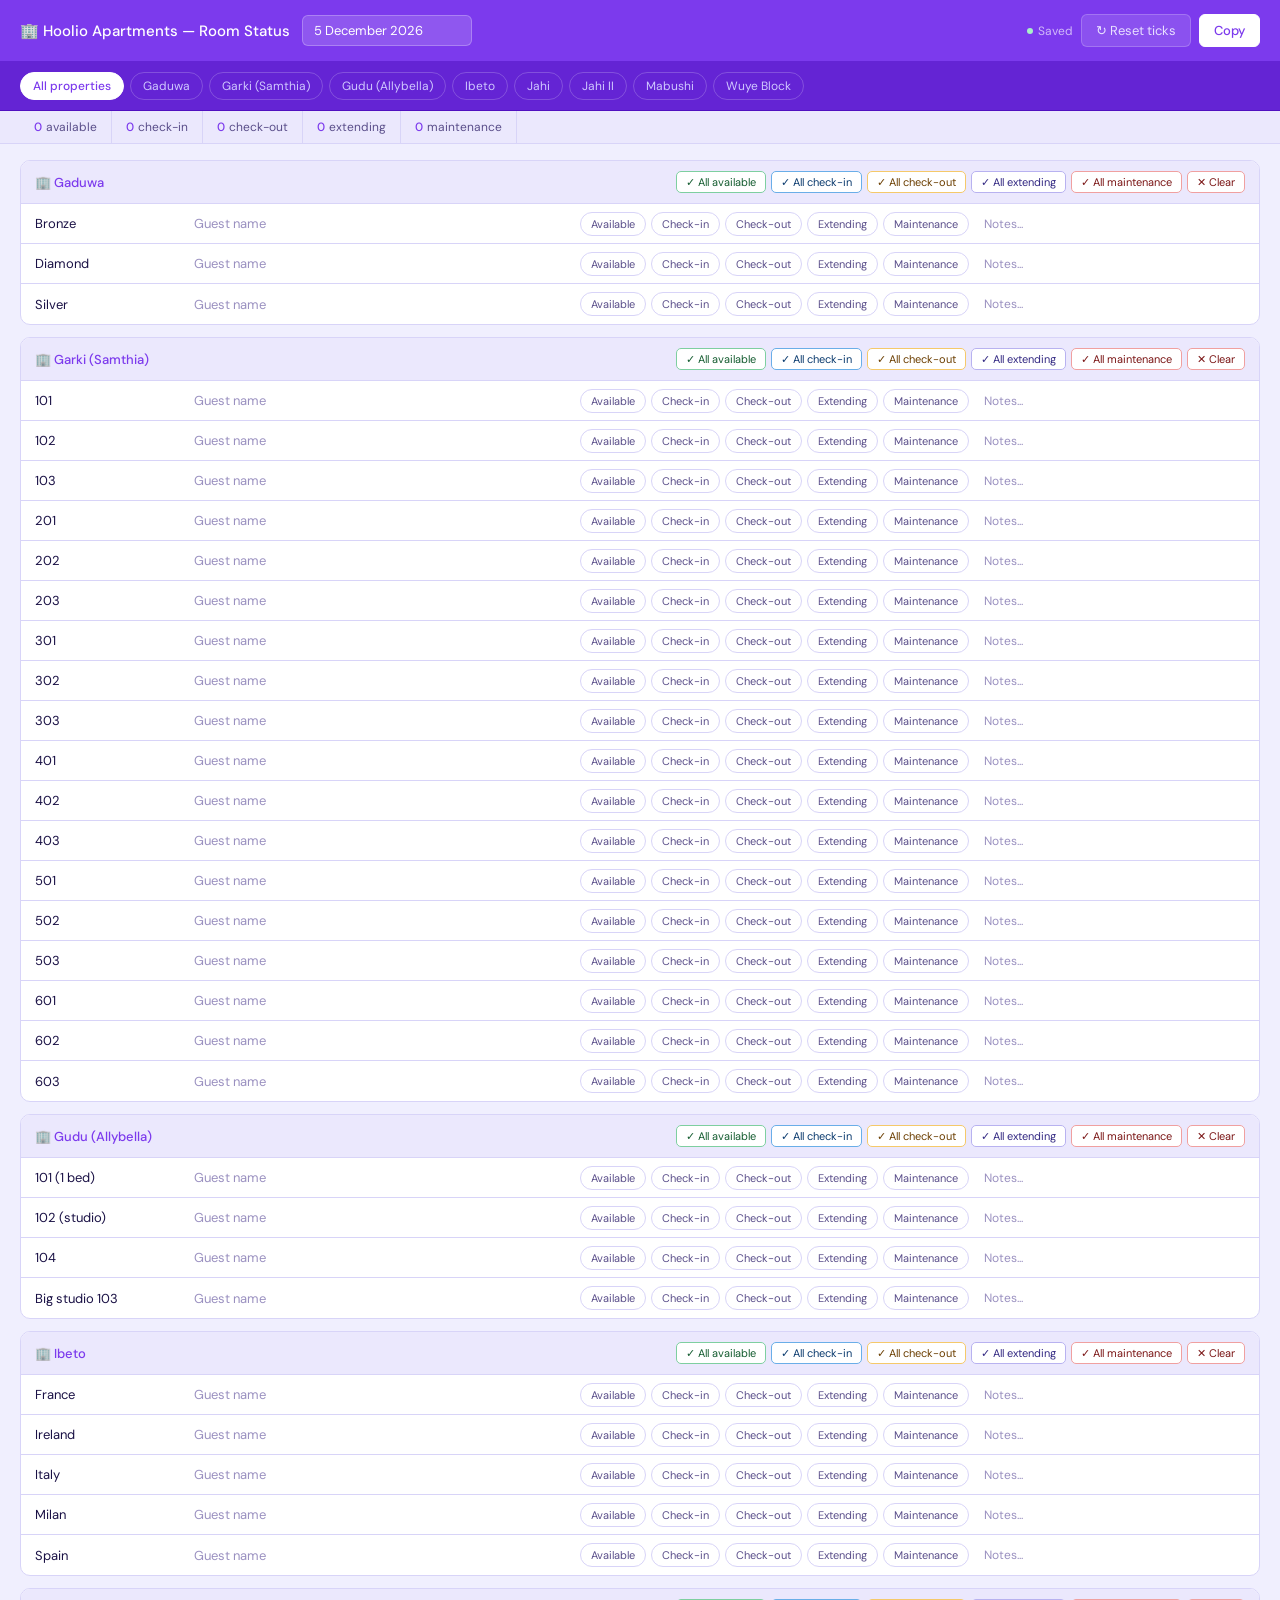
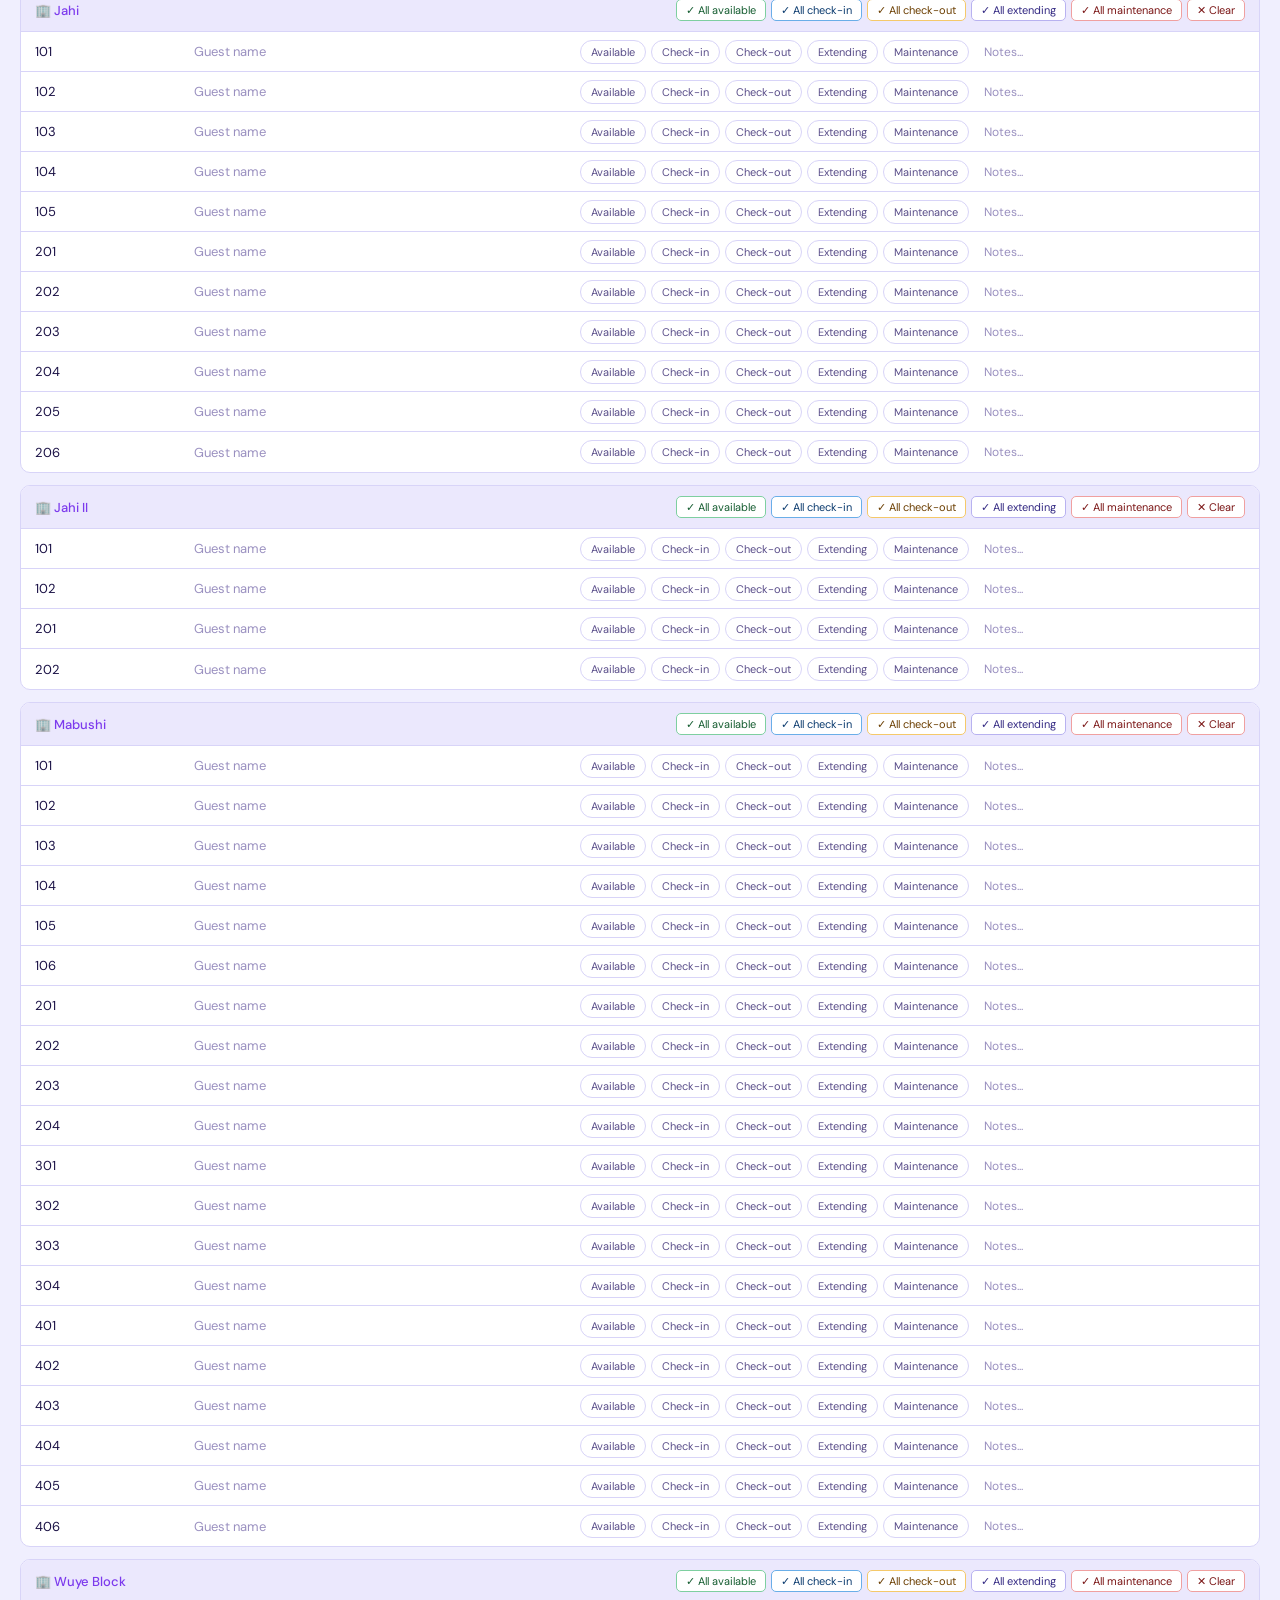
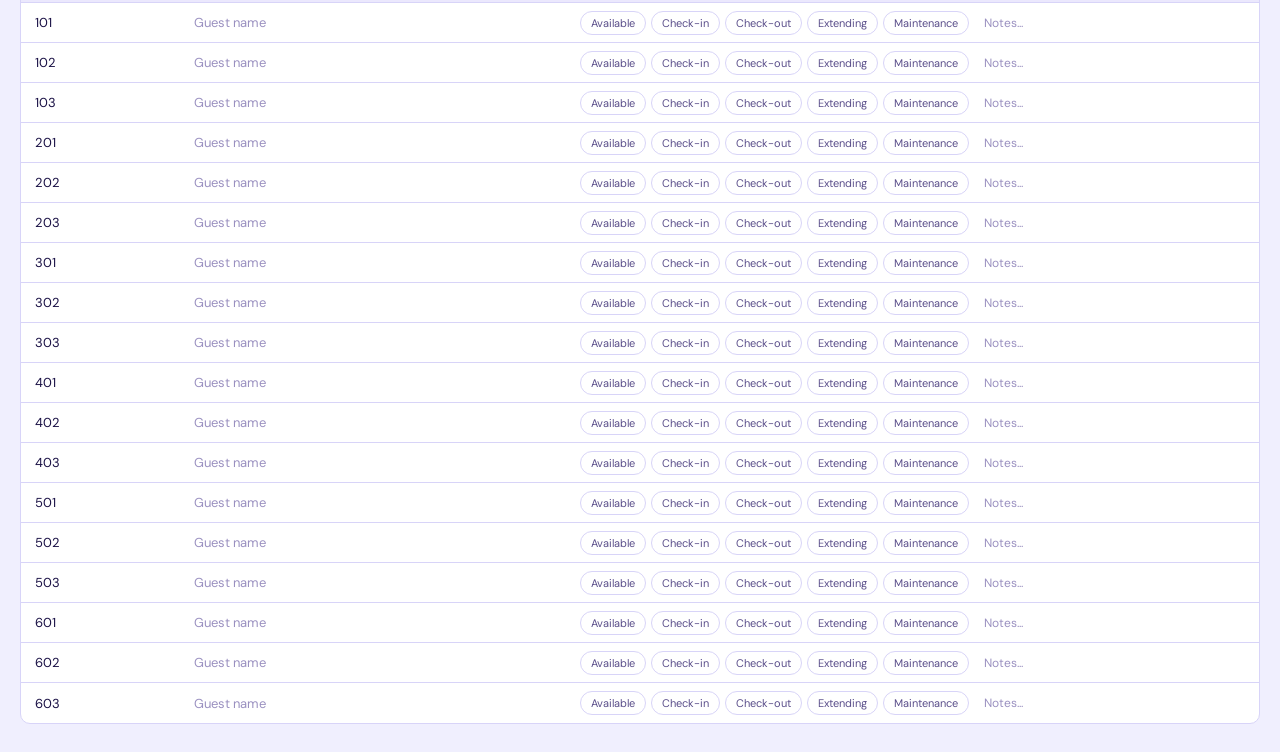
<file: index.html>
<!DOCTYPE html>
<html lang="en">
<head>
  <meta charset="UTF-8">
  <meta name="viewport" content="width=device-width, initial-scale=1.0">
  <meta name="theme-color" content="#7c3aed">
  <meta name="apple-mobile-web-app-capable" content="yes">
  <meta name="apple-mobile-web-app-status-bar-style" content="black-translucent">
  <meta name="apple-mobile-web-app-title" content="Hoolio Apartments">
  <title>Hoolio Apartments — Room Status</title>
  <link rel="manifest" href="manifest.json">
  <link rel="icon" type="image/svg+xml" href="icons/icon.svg">
  <link rel="icon" type="image/png" sizes="192x192" href="icons/icon-192.png">
  <link rel="apple-touch-icon" href="icons/apple-touch-icon.png">
  <link rel="preconnect" href="https://fonts.googleapis.com">
  <link href="https://fonts.googleapis.com/css2?family=DM+Sans:wght@400;500&family=DM+Mono&display=swap" rel="stylesheet">
  <link rel="stylesheet" href="style.css">
</head>
<body>

  <header>
    <div class="header-left">
      <span class="app-title">&#127970; Hoolio Apartments &mdash; Room Status</span>
      <input type="text" class="date-input" id="rep-date" placeholder="Date e.g. 3 June 2026">
    </div>
    <div class="header-right">
      <div class="save-indicator"><div class="save-dot"></div><span id="save-label">Saved</span></div>
      <button class="btn-install" id="btn-install" style="display:none">&#11015;&#65039; Install App</button>
      <button class="btn-reset" onclick="resetAll()">&#8635; Reset ticks</button>
      <button class="btn-copy" onclick="generatePreview()">Copy</button>
    </div>
  </header>

  <div class="filter-bar" id="filter-bar"></div>

  <div class="stats-bar" id="stats-bar"></div>

  <div class="main" id="main"></div>

  <div class="preview-panel" id="preview-panel">
    <div class="preview-header">
      <span>Preview message</span>
      <button onclick="document.getElementById('preview-panel').style.display='none'" style="background:transparent;border:none;font-size:18px;color:#ffffff;padding:0;cursor:pointer">&#215;</button>
    </div>
    <div class="preview-body" id="preview-body"></div>
    <div class="preview-footer">
      <button class="btn-copy" onclick="copyText()" style="background:var(--primary);border-color:var(--primary-dark);color:#fff;">&#128203; Copy to clipboard</button>
      <span class="copied-msg" id="copied-msg">&#10003; Copied to clipboard!</span>
    </div>
  </div>

  <script src="app.js"></script>
</body>
</html>
</file>
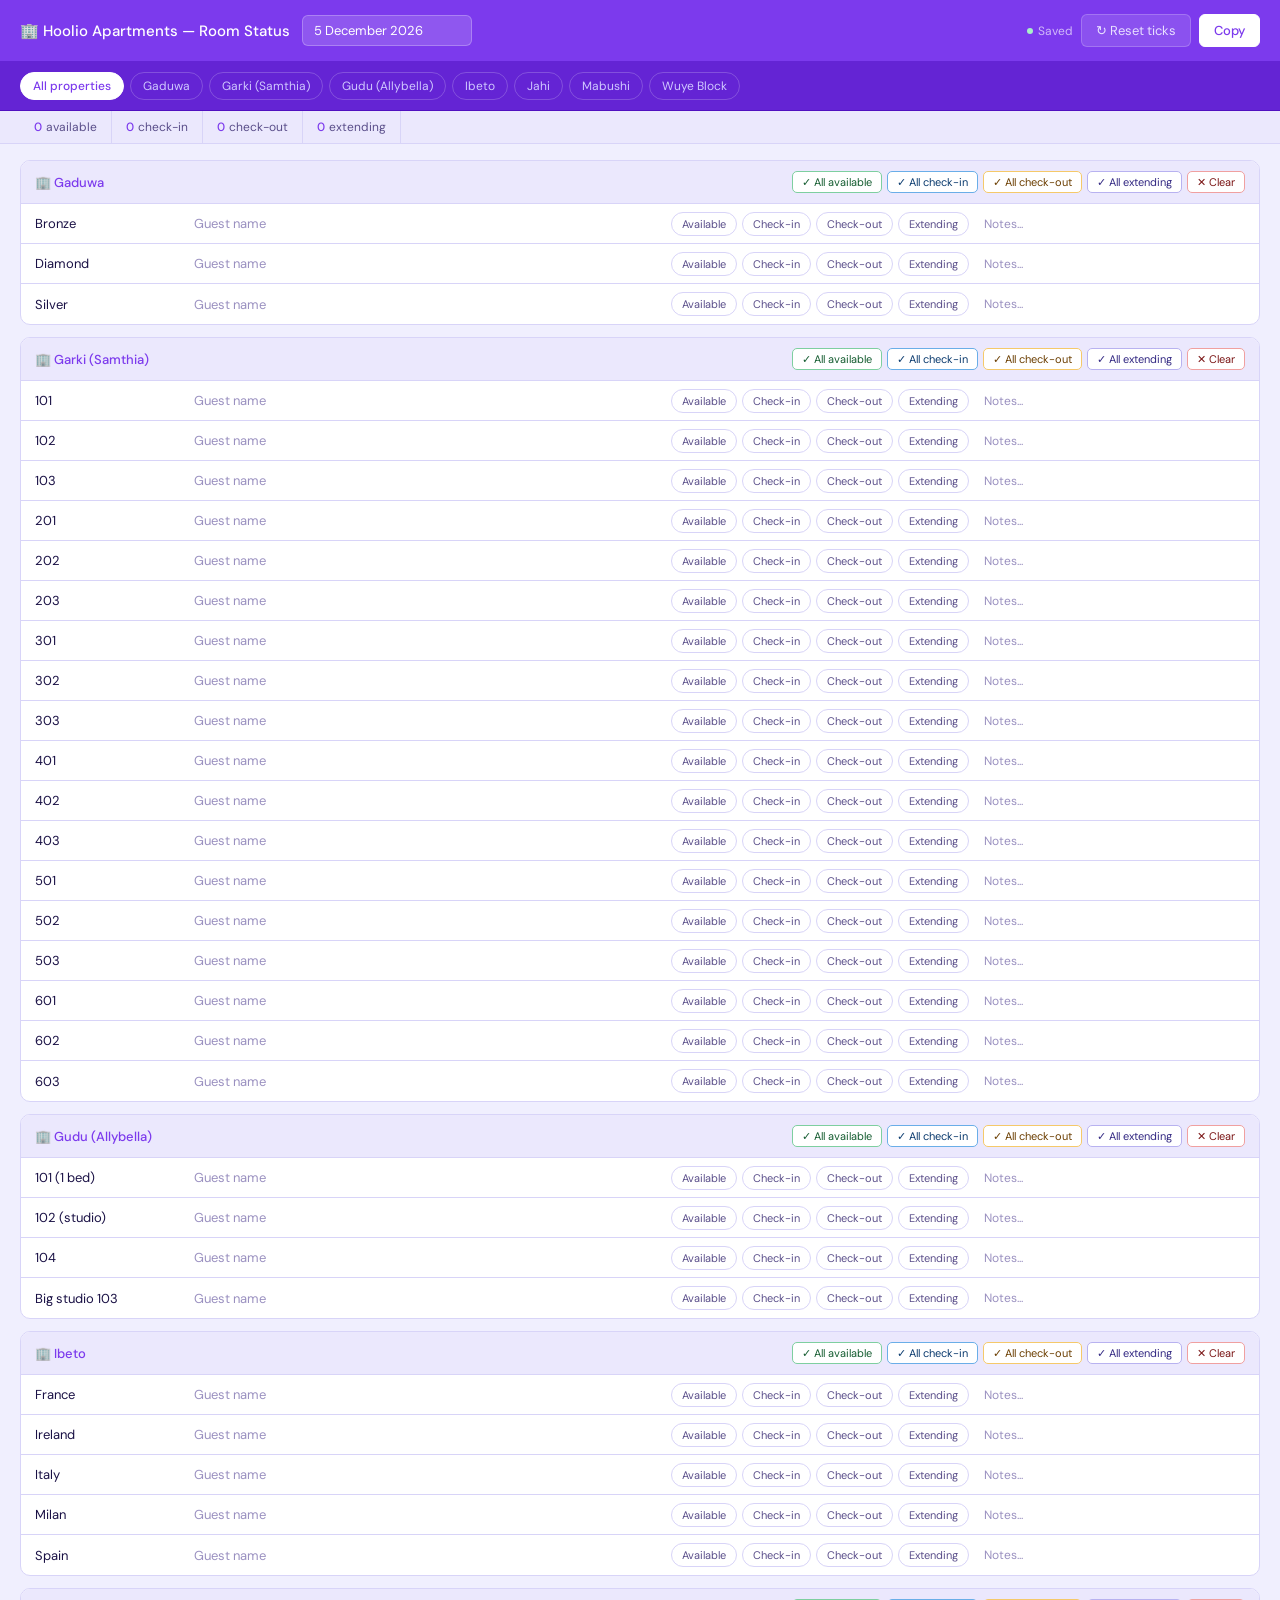
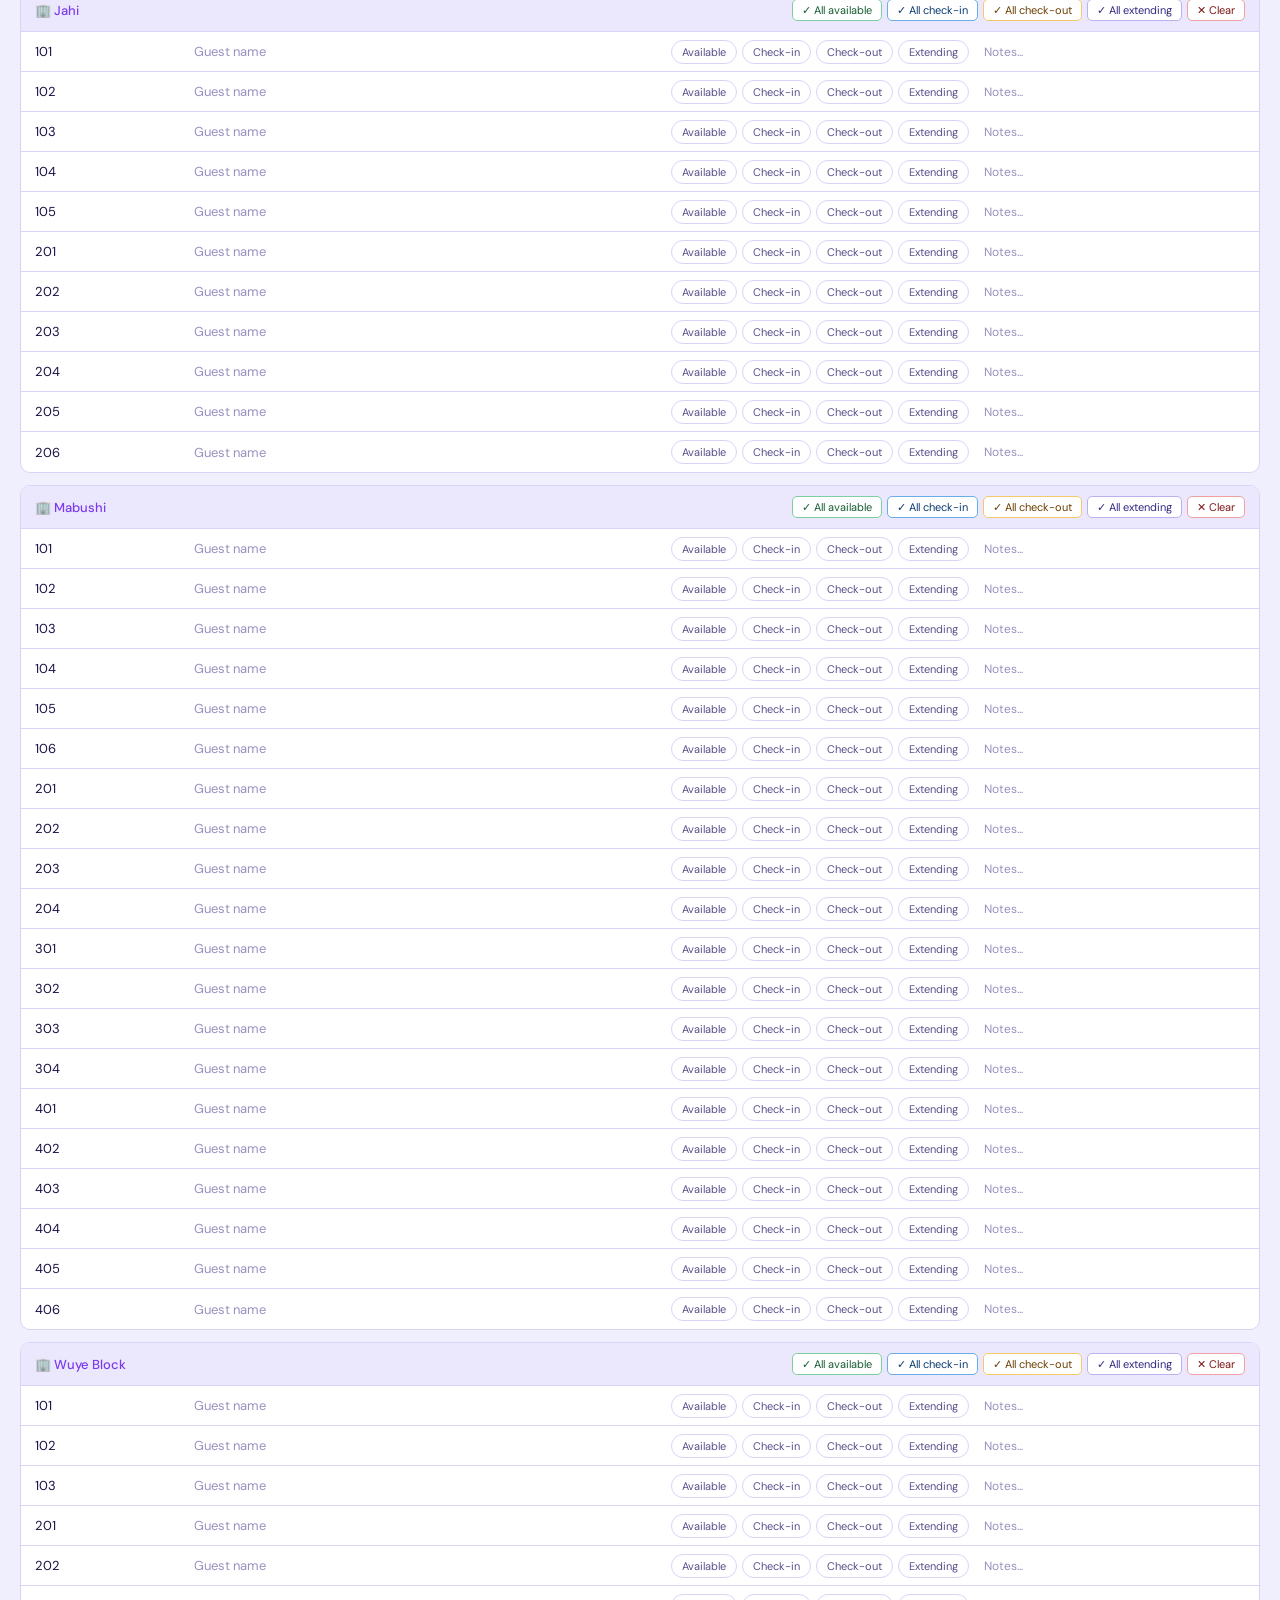
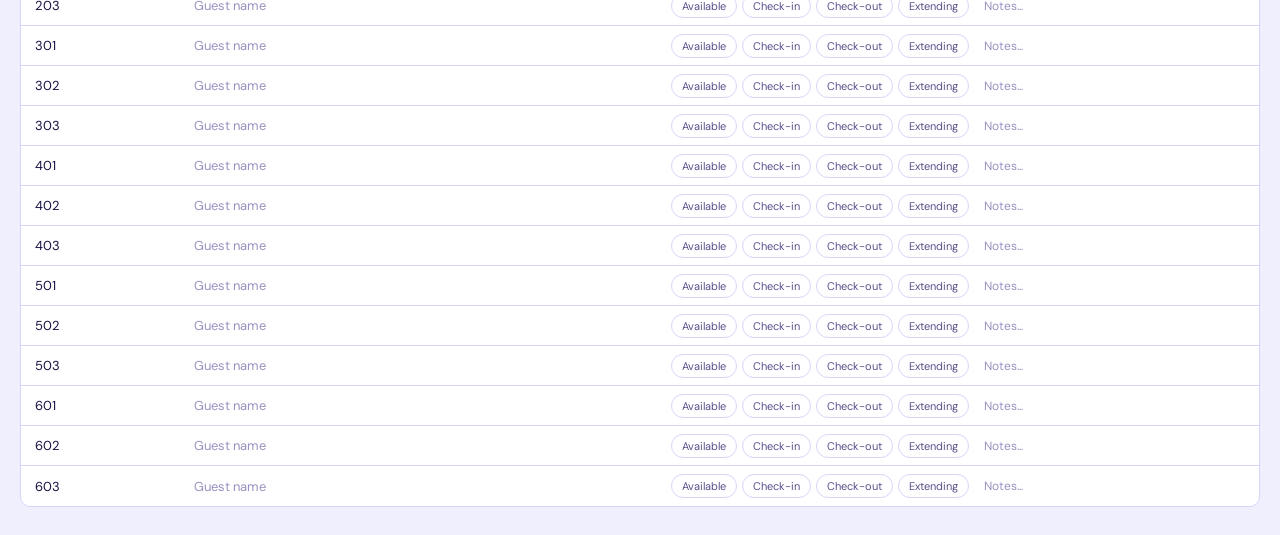
<file: room_checklist..Main.html>
<!DOCTYPE html>
<html lang="en">
<head>
<meta charset="UTF-8">
<meta name="viewport" content="width=device-width, initial-scale=1.0">
<meta name="apple-mobile-web-app-capable" content="yes">
<meta name="apple-mobile-web-app-status-bar-style" content="default">
<meta name="apple-mobile-web-app-title" content="Hoolio Apartments">
<title>Hoolio Apartments — Room Status</title>
<link rel="preconnect" href="https://fonts.googleapis.com">
<link href="https://fonts.googleapis.com/css2?family=DM+Sans:wght@400;500&family=DM+Mono&display=swap" rel="stylesheet">
<style>
  *, *::before, *::after { box-sizing: border-box; margin: 0; padding: 0; }

  :root {
    --bg: #f0effe;
    --surface: #ffffff;
    --border: #d8d4f8;
    --border-strong: #b0a8f0;
    --text: #1a1145;
    --text-muted: #5a4e8a;
    --text-faint: #9a90c0;
    --green-bg: #e4f5ec; --green-border: #7ecfa0; --green-text: #145c30;
    --blue-bg: #dceeff; --blue-border: #6aaee8; --blue-text: #0a3a6e;
    --amber-bg: #fdf0d8; --amber-border: #f5c96a; --amber-text: #6b3e00;
    --purple-bg: #eeedfe; --purple-border: #b8b2f0; --purple-text: #322882;
    --red-bg: #fdeaea; --red-border: #f0a0a0; --red-text: #7a1515;
    --primary: #7c3aed;
    --primary-dark: #6424d4;
    --primary-light: #8b5cf6;
    --radius: 10px; --radius-sm: 6px;
  }

  body {
    font-family: 'DM Sans', sans-serif;
    background: var(--bg);
    color: var(--text);
    font-size: 14px;
    min-height: 100vh;
  }

  header {
    background: var(--primary);
    border-bottom: 1px solid var(--primary-dark);
    padding: 14px 20px;
    display: flex;
    align-items: center;
    justify-content: space-between;
    gap: 12px;
    flex-wrap: wrap;
    position: sticky;
    top: 0;
    z-index: 100;
  }

  .header-left { display: flex; align-items: center; gap: 12px; flex-wrap: wrap; }
  .app-title { font-size: 15px; font-weight: 500; color: #ffffff; }
  .date-input {
    font-family: 'DM Sans', sans-serif;
    font-size: 13px;
    padding: 6px 11px;
    border-radius: var(--radius-sm);
    border: 1px solid rgba(255,255,255,0.25);
    background: rgba(255,255,255,0.15);
    color: #ffffff;
    width: 170px;
  }
  .date-input::placeholder { color: rgba(255,255,255,0.55); }
  .date-input:focus { outline: none; border-color: rgba(255,255,255,0.5); }

  .header-right { display: flex; gap: 8px; align-items: center; }

  button {
    font-family: 'DM Sans', sans-serif;
    cursor: pointer;
    border-radius: var(--radius-sm);
    font-size: 13px;
    padding: 7px 14px;
    border: 1px solid var(--border);
    background: var(--surface);
    color: var(--text);
    transition: background 0.12s;
  }
  button:hover { background: var(--bg); }

  .btn-copy { background: #ffffff; border-color: #ffffff; color: var(--primary); font-weight: 500; }
  .btn-copy:hover { background: #f0effe; }
  .btn-reset { background: rgba(255,255,255,0.12); border-color: rgba(255,255,255,0.2); color: #e8e0ff; }
  .btn-reset:hover { background: rgba(255,255,255,0.22); }

  .save-indicator {
    font-size: 12px;
    color: rgba(255,255,255,0.65);
    display: flex;
    align-items: center;
    gap: 5px;
  }
  .save-dot { width: 6px; height: 6px; border-radius: 50%; background: #a8f0c8; }

  .filter-bar {
    display: flex;
    gap: 6px;
    padding: 10px 20px;
    overflow-x: auto;
    background: var(--primary-dark);
    border-bottom: 1px solid #5010c0;
    -webkit-overflow-scrolling: touch;
  }
  .filter-bar::-webkit-scrollbar { display: none; }

  .pf-btn {
    font-size: 12px;
    padding: 5px 12px;
    border-radius: 20px;
    border: 1px solid rgba(255,255,255,0.2);
    background: transparent;
    color: #d0c8ff;
    white-space: nowrap;
  }
  .pf-btn.active {
    background: #ffffff;
    border-color: #ffffff;
    color: var(--primary);
    font-weight: 500;
  }
  .pf-btn:hover { background: rgba(255,255,255,0.15); color: #fff; }

  .stats-bar {
    display: flex;
    gap: 0;
    padding: 0 20px;
    border-bottom: 1px solid var(--border);
    background: #ebe8fd;
    overflow-x: auto;
  }
  .stat-pill {
    font-size: 12px;
    padding: 8px 14px;
    color: var(--text-muted);
    border-right: 1px solid var(--border);
    white-space: nowrap;
  }
  .stat-pill span { font-weight: 500; color: var(--primary); margin-right: 4px; }

  .main { padding: 16px 20px; max-width: 100%; }

  .prop-block {
    background: var(--surface);
    border: 1px solid var(--border);
    border-radius: var(--radius);
    margin-bottom: 12px;
    overflow: hidden;
  }

  .prop-header {
    display: flex;
    align-items: center;
    justify-content: space-between;
    padding: 10px 14px;
    border-bottom: 1px solid var(--border);
    background: #ebe8fd;
    gap: 8px;
  }
  .prop-name { font-size: 13px; font-weight: 500; color: var(--primary); }
  .prop-actions { display: flex; gap: 5px; flex-wrap: wrap; }
  .mini-btn {
    font-size: 11px;
    padding: 3px 9px;
    border-radius: 5px;
    border: 1px solid var(--border);
    background: var(--surface);
    color: var(--text-muted);
  }
  .mini-btn:hover { background: var(--border); }
  .mini-btn.mb-avail { border-color: var(--green-border); color: var(--green-text); }
  .mini-btn.mb-avail:hover { background: var(--green-bg); }
  .mini-btn.mb-cin   { border-color: var(--blue-border);  color: var(--blue-text); }
  .mini-btn.mb-cin:hover   { background: var(--blue-bg); }
  .mini-btn.mb-cout  { border-color: var(--amber-border); color: var(--amber-text); }
  .mini-btn.mb-cout:hover  { background: var(--amber-bg); }
  .mini-btn.mb-ext   { border-color: var(--purple-border); color: var(--purple-text); }
  .mini-btn.mb-ext:hover   { background: var(--purple-bg); }
  .mini-btn.mb-clear { border-color: var(--red-border); color: var(--red-text); }
  .mini-btn.mb-clear:hover { background: var(--red-bg); }

  .unit-row {
    display: grid;
    grid-template-columns: 150px 1fr auto auto auto auto 140px;
    align-items: center;
    gap: 0;
    border-bottom: 1px solid var(--border);
    padding: 5px 14px;
    min-height: 40px;
  }
  .unit-row:last-child { border-bottom: none; }
  .unit-row:hover { background: #f5f2ff; }

  .unit-label { font-size: 13px; color: var(--text); padding-right: 8px; }

  .guest-input {
    font-family: 'DM Sans', sans-serif;
    font-size: 13px;
    padding: 4px 8px;
    border: 1px solid transparent;
    border-radius: var(--radius-sm);
    background: transparent;
    color: var(--text);
    width: 100%;
  }
  .guest-input:focus { border-color: var(--border-strong); background: var(--surface); outline: none; }
  .guest-input::placeholder { color: var(--text-faint); }

  .chips { display: flex; gap: 5px; padding: 0 6px; }

  .chip {
    font-size: 11px;
    padding: 4px 10px;
    border-radius: 20px;
    border: 1px solid var(--border);
    background: transparent;
    color: var(--text-muted);
    cursor: pointer;
    white-space: nowrap;
    transition: all 0.1s;
    font-family: 'DM Sans', sans-serif;
  }
  .chip:hover { border-color: var(--border-strong); }
  .chip.on-avail { background: var(--green-bg); border-color: var(--green-border); color: var(--green-text); font-weight: 500; }
  .chip.on-cin   { background: var(--blue-bg);   border-color: var(--blue-border);   color: var(--blue-text);   font-weight: 500; }
  .chip.on-cout  { background: var(--amber-bg);  border-color: var(--amber-border);  color: var(--amber-text);  font-weight: 500; }
  .chip.on-ext   { background: var(--purple-bg); border-color: var(--purple-border); color: var(--purple-text); font-weight: 500; }

  .notes-input {
    font-family: 'DM Sans', sans-serif;
    font-size: 12px;
    padding: 4px 8px;
    border: 1px solid transparent;
    border-radius: var(--radius-sm);
    background: transparent;
    color: var(--text-muted);
    width: 100%;
  }
  .notes-input:focus { border-color: var(--border-strong); background: var(--surface); outline: none; color: var(--text); }
  .notes-input::placeholder { color: var(--text-faint); }

  /* Mobile layout */
  @media (max-width: 640px) {
    .unit-row {
      grid-template-columns: 1fr;
      gap: 6px;
      padding: 10px 14px;
    }
    .chips { padding: 0; flex-wrap: wrap; }
    .guest-input, .notes-input { background: var(--bg); border-color: var(--border); }
  }

  /* Preview panel */
  .preview-panel {
    background: var(--surface);
    border: 1px solid var(--border);
    border-radius: var(--radius);
    margin: 0 20px 16px;
    overflow: hidden;
    display: none;
  }
  .preview-header {
    display: flex;
    align-items: center;
    justify-content: space-between;
    padding: 10px 14px;
    border-bottom: 1px solid var(--border);
    background: var(--primary);
  }
  .preview-header span { font-size: 13px; font-weight: 500; color: #ffffff; }
  .preview-body {
    padding: 14px;
    font-family: 'DM Mono', monospace;
    font-size: 12px;
    line-height: 1.7;
    white-space: pre-wrap;
    color: var(--text);
    max-height: 400px;
    overflow-y: auto;
  }
  .preview-footer {
    padding: 10px 14px;
    border-top: 1px solid var(--border);
    display: flex;
    align-items: center;
    gap: 10px;
  }
  .copied-msg { font-size: 12px; color: var(--primary); display: none; }
</style>
</head>
<body>

<header>
  <div class="header-left">
    <span class="app-title">&#127970; Hoolio Apartments &mdash; Room Status</span>
    <input type="text" class="date-input" id="rep-date" placeholder="Date e.g. 3 June 2026">
  </div>
  <div class="header-right">
    <div class="save-indicator"><div class="save-dot"></div><span id="save-label">Saved</span></div>
    <button class="btn-reset" onclick="resetAll()">&#8635; Reset ticks</button>
    <button class="btn-copy" onclick="generatePreview()">Copy</button>
  </div>
</header>

<div class="filter-bar" id="filter-bar"></div>

<div class="stats-bar" id="stats-bar"></div>

<div class="main" id="main"></div>

<div class="preview-panel" id="preview-panel">
  <div class="preview-header">
    <span>Preview message</span>
    <button onclick="document.getElementById('preview-panel').style.display='none'" style="background:transparent;border:none;font-size:18px;color:#ffffff;padding:0;cursor:pointer">&#215;</button>
  </div>
  <div class="preview-body" id="preview-body"></div>
  <div class="preview-footer">
    <button class="btn-copy" onclick="copyText()" style="background:var(--primary);border-color:var(--primary-dark);color:#fff;">&#128203; Copy to clipboard</button>
    <span class="copied-msg" id="copied-msg">&#10003; Copied to clipboard!</span>
  </div>
</div>

<script>
const PROPS = [
  {key:"gaduwa", name:"Gaduwa", units:["Bronze","Diamond","Silver"]},

  {key:"garki_samthia", name:"Garki (Samthia)", units:[
    "101","102","103","201","202","203","301","302","303",
    "401","402","403","501","502","503","601","602","603"
  ]},
  {key:"gudu", name:"Gudu (Allybella)", units:[
    "101 (1 bed)","102 (studio)","104","Big studio 103"
  ]},
  {key:"ibeto", name:"Ibeto", units:["France","Ireland","Italy","Milan","Spain"]},
  {key:"jahi", name:"Jahi", units:[
    "101","102","103","104","105",
    "201","202","203","204","205","206"
  ]},
  {key:"mabushi", name:"Mabushi", units:[
    "101","102","103","104","105","106",
    "201","202","203","204",
    "301","302","303","304",
    "401","402","403","404","405","406"
  ]},
  {key:"wuye", name:"Wuye Block", units:[
    "101","102","103","201","202","203","301","302","303",
    "401","402","403","501","502","503","601","602","603"
  ]},
];

const STORAGE_KEY = "room_checklist_v1";
let state = {};
let activeFilter = "all";
let reportDateWasEdited = false;
let reportDateDay = new Date().toDateString();

function defaultState() {
  const s = {};
  PROPS.forEach(p => p.units.forEach(u => {
    s[p.key+"||"+u] = {guest:"", avail:false, cin:false, cout:false, ext:false, notes:""};
  }));
  return s;
}

function loadState() {
  try {
    const saved = localStorage.getItem(STORAGE_KEY);
    if (saved) {
      const parsed = JSON.parse(saved);
      state = defaultState();
      Object.keys(parsed.state||{}).forEach(k => { if(state[k]) state[k] = {...state[k], ...parsed.state[k]}; });
      // Do NOT restore saved date — always use today's date (handled after load)
    } else {
      state = defaultState();
    }
  } catch(e) { state = defaultState(); }
}

function saveState() {
  try {
    localStorage.setItem(STORAGE_KEY, JSON.stringify({
      state
    }));
    document.getElementById("save-label").textContent = "Saved " + new Date().toLocaleTimeString([],{hour:'2-digit',minute:'2-digit'});
  } catch(e) {}
}

function toggle(key, field) {
  const s = state[key]; if(!s) return;
  s[field] = !s[field];
  saveState();
  renderMain();
  updateStats();
}

function setGuest(key, val) { if(state[key]) { state[key].guest=val; saveState(); updateStats(); } }
function setNotes(key, val) { if(state[key]) { state[key].notes=val; saveState(); } }

function tickAll(propKey, field) {
  const p = PROPS.find(x=>x.key===propKey); if(!p) return;
  p.units.forEach(u => {
    const s = state[propKey+"||"+u];
    s.avail=false; s.cin=false; s.cout=false; s.ext=false; s[field]=true;
  });
  saveState(); renderMain(); updateStats();
}

function clearProp(propKey) {
  const p = PROPS.find(x=>x.key===propKey); if(!p) return;
  p.units.forEach(u => {
    const s = state[propKey+"||"+u];
    s.avail=false; s.cin=false; s.cout=false; s.ext=false; s.guest=""; s.notes="";
  });
  saveState(); renderMain(); updateStats();
}

function resetAll() {
  if(!confirm("Reset everything? All ticks, guest names and notes will be cleared.")) return;
  Object.values(state).forEach(s=>{ s.avail=false; s.cin=false; s.cout=false; s.ext=false; s.guest=""; s.notes=""; });
  saveState(); renderMain(); updateStats();
  reportDateWasEdited = false;
  updateReportDate();
  document.getElementById("preview-panel").style.display="none";
}

function chipClass(field) {
  return {avail:"on-avail",cin:"on-cin",cout:"on-cout",ext:"on-ext"}[field]||"";
}

function buildUnitRow(p, u) {
  const key = p.key+"||"+u;
  const s = state[key];
  const ac = s.avail ? " on-avail":"";
  const cc = s.cin   ? " on-cin":"";
  const oc = s.cout  ? " on-cout":"";
  const ec = s.ext   ? " on-ext":"";
  return `<div class="unit-row">
    <span class="unit-label">${u}</span>
    <input class="guest-input" type="text" placeholder="Guest name" value="${s.guest.replace(/"/g,'&quot;')}"
      onchange="setGuest('${key}',this.value)">
    <div class="chips">
      <button class="chip${ac}" onclick="toggle('${key}','avail')">Available</button>
      <button class="chip${cc}" onclick="toggle('${key}','cin')">Check-in</button>
      <button class="chip${oc}" onclick="toggle('${key}','cout')">Check-out</button>
      <button class="chip${ec}" onclick="toggle('${key}','ext')">Extending</button>
    </div>
    <input class="notes-input" type="text" placeholder="Notes..." value="${s.notes.replace(/"/g,'&quot;')}"
      onchange="setNotes('${key}',this.value)" style="width:130px">
  </div>`;
}

function renderMain() {
  const props = activeFilter==="all" ? PROPS : PROPS.filter(p=>p.key===activeFilter);
  document.getElementById("main").innerHTML = props.map(p => `
    <div class="prop-block">
      <div class="prop-header">
        <span class="prop-name">&#127970; ${p.name}</span>
        <div class="prop-actions">
          <button class="mini-btn mb-avail" onclick="tickAll('${p.key}','avail')">✓ All available</button>
          <button class="mini-btn mb-cin"   onclick="tickAll('${p.key}','cin')">✓ All check-in</button>
          <button class="mini-btn mb-cout"  onclick="tickAll('${p.key}','cout')">✓ All check-out</button>
          <button class="mini-btn mb-ext"   onclick="tickAll('${p.key}','ext')">✓ All extending</button>
          <button class="mini-btn mb-clear" onclick="clearProp('${p.key}')">✕ Clear</button>
        </div>
      </div>
      ${p.units.map(u=>buildUnitRow(p,u)).join("")}
    </div>
  `).join("");
}

function renderFilterBar() {
  const btns = [`<button class="pf-btn active" onclick="setFilter('all',this)">All properties</button>`];
  PROPS.forEach(p => btns.push(`<button class="pf-btn" onclick="setFilter('${p.key}',this)">${p.name}</button>`));
  document.getElementById("filter-bar").innerHTML = btns.join("");
}

function setFilter(key, btn) {
  activeFilter = key;
  document.querySelectorAll(".pf-btn").forEach(b=>b.classList.remove("active"));
  btn.classList.add("active");
  renderMain();
}

function updateStats() {
  const vals = Object.values(state);
  const a=vals.filter(s=>s.avail).length;
  const ci=vals.filter(s=>s.cin).length;
  const co=vals.filter(s=>s.cout).length;
  const ex=vals.filter(s=>s.ext).length;
  document.getElementById("stats-bar").innerHTML = `
    <div class="stat-pill"><span>${a}</span>available</div>
    <div class="stat-pill"><span>${ci}</span>check-in</div>
    <div class="stat-pill"><span>${co}</span>check-out</div>
    <div class="stat-pill"><span>${ex}</span>extending</div>
  `;
}

function generatePreview() {
  const date = document.getElementById("rep-date").value ||
    new Date().toLocaleDateString("en-GB",{day:"numeric",month:"long",year:"numeric"});
  let lines = ["*HOOLIO APARTMENTS — ROOM STATUS REPORT*", "Date: "+date];

  PROPS.forEach(p => {
    const avail=[], cin=[], cout=[], ext=[];
    p.units.forEach(u => {
      const s = state[p.key+"||"+u];
      const label = u + (s.guest?" — "+s.guest:"") + (s.notes?" ("+s.notes+")":"");
      if(s.avail) avail.push(label);
      if(s.cin)   cin.push(label);
      if(s.cout)  cout.push(label);
      if(s.ext)   ext.push(label);
    });
    if(!avail.length && !cin.length && !cout.length && !ext.length) return;
    lines.push("", "📍 *"+p.name+"*");
    if(avail.length){ lines.push("🟢 Available"); avail.forEach(x=>lines.push("  • "+x)); }
    if(cin.length)  { lines.push("🔵 Check-in");  cin.forEach(x=>lines.push("  • "+x)); }
    if(cout.length) { lines.push("🟡 Check-out"); cout.forEach(x=>lines.push("  • "+x)); }
    if(ext.length)  { lines.push("🟣 Extending"); ext.forEach(x=>lines.push("  • "+x)); }
  });

  document.getElementById("preview-body").textContent = lines.join("\n");
  const panel = document.getElementById("preview-panel");
  panel.style.display = "block";
  panel.scrollIntoView({behavior:"smooth", block:"start"});
  document.getElementById("copied-msg").style.display="none";
}

function copyText() {
  const text = document.getElementById("preview-body").textContent;
  navigator.clipboard.writeText(text).then(() => {
    const m = document.getElementById("copied-msg");
    m.style.display="inline";
    setTimeout(()=>m.style.display="none", 3000);
  });
}

const reportDateInput = document.getElementById("rep-date");
function formatToday() {
  return new Date().toLocaleDateString("en-GB",{day:"numeric",month:"long",year:"numeric"});
}
function updateReportDate() {
  const today = new Date().toDateString();
  if (today !== reportDateDay) {
    reportDateDay = today;
    reportDateWasEdited = false;
  }
  if (!reportDateWasEdited) reportDateInput.value = formatToday();
}
reportDateInput.addEventListener("change", () => { reportDateWasEdited = true; saveState(); });
reportDateInput.addEventListener("input", () => { reportDateWasEdited = true; saveState(); });
window.addEventListener("focus", updateReportDate);
document.addEventListener("visibilitychange", () => { if (!document.hidden) updateReportDate(); });
setInterval(updateReportDate, 60 * 1000);

loadState();
// Always show today's date when the app is opened
updateReportDate();
renderFilterBar();
renderMain();
updateStats();
</script>
</body>
</html>
</file>
<file: style.css>
*, *::before, *::after {
  box-sizing: border-box;
  margin: 0;
  padding: 0;
}

:root {
  --bg: #f0effe;
  --surface: #ffffff;
  --border: #d8d4f8;
  --border-strong: #b0a8f0;
  --text: #1a1145;
  --text-muted: #5a4e8a;
  --text-faint: #9a90c0;
  --green-bg: #e4f5ec;
  --green-border: #7ecfa0;
  --green-text: #145c30;
  --blue-bg: #dceeff;
  --blue-border: #6aaee8;
  --blue-text: #0a3a6e;
  --amber-bg: #fdf0d8;
  --amber-border: #f5c96a;
  --amber-text: #6b3e00;
  --purple-bg: #eeedfe;
  --purple-border: #b8b2f0;
  --purple-text: #322882;
  --orange-bg: #fff3e6;
  --orange-border: #ffbe85;
  --orange-text: #964200;
  --red-bg: #fdeaea;
  --red-border: #f0a0a0;
  --red-text: #7a1515;
  --primary: #7c3aed;
  --primary-dark: #6424d4;
  --primary-light: #8b5cf6;
  --radius: 10px;
  --radius-sm: 6px;
}

body {
  font-family: 'DM Sans', sans-serif;
  background: var(--bg);
  color: var(--text);
  font-size: 14px;
  min-height: 100vh;
}

header {
  background: var(--primary);
  border-bottom: 1px solid var(--primary-dark);
  padding: 14px 20px;
  display: flex;
  align-items: center;
  justify-content: space-between;
  gap: 12px;
  flex-wrap: wrap;
  position: sticky;
  top: 0;
  z-index: 100;
}

.header-left {
  display: flex;
  align-items: center;
  gap: 12px;
  flex-wrap: wrap;
}

.app-title {
  font-size: 15px;
  font-weight: 500;
  color: #ffffff;
}

.date-input {
  font-family: 'DM Sans', sans-serif;
  font-size: 13px;
  padding: 6px 11px;
  border-radius: var(--radius-sm);
  border: 1px solid rgba(255, 255, 255, 0.25);
  background: rgba(255, 255, 255, 0.15);
  color: #ffffff;
  width: 170px;
}

.date-input::placeholder {
  color: rgba(255, 255, 255, 0.55);
}

.date-input:focus {
  outline: none;
  border-color: rgba(255, 255, 255, 0.5);
}

.header-right {
  display: flex;
  gap: 8px;
  align-items: center;
}

button {
  font-family: 'DM Sans', sans-serif;
  cursor: pointer;
  border-radius: var(--radius-sm);
  font-size: 13px;
  padding: 7px 14px;
  border: 1px solid var(--border);
  background: var(--surface);
  color: var(--text);
  transition: background 0.12s;
}

button:hover {
  background: var(--bg);
}

.btn-copy {
  background: #ffffff;
  border-color: #ffffff;
  color: var(--primary);
  font-weight: 500;
}

.btn-copy:hover {
  background: #f0effe;
}

.btn-reset {
  background: rgba(255, 255, 255, 0.12);
  border-color: rgba(255, 255, 255, 0.2);
  color: #e8e0ff;
}

.btn-reset:hover {
  background: rgba(255, 255, 255, 0.22);
}

.btn-install {
  background: rgba(255, 255, 255, 0.22);
  border-color: rgba(255, 255, 255, 0.35);
  color: #ffffff;
  font-weight: 500;
  display: inline-flex;
  align-items: center;
  gap: 5px;
}

.btn-install:hover {
  background: rgba(255, 255, 255, 0.35);
}

.save-indicator {
  font-size: 12px;
  color: rgba(255, 255, 255, 0.65);
  display: flex;
  align-items: center;
  gap: 5px;
}

.save-dot {
  width: 6px;
  height: 6px;
  border-radius: 50%;
  background: #a8f0c8;
}

.filter-bar {
  display: flex;
  gap: 6px;
  padding: 10px 20px;
  overflow-x: auto;
  background: var(--primary-dark);
  border-bottom: 1px solid #5010c0;
  -webkit-overflow-scrolling: touch;
}

.filter-bar::-webkit-scrollbar {
  display: none;
}

.pf-btn {
  font-size: 12px;
  padding: 5px 12px;
  border-radius: 20px;
  border: 1px solid rgba(255, 255, 255, 0.2);
  background: transparent;
  color: #d0c8ff;
  white-space: nowrap;
}

.pf-btn.active {
  background: #ffffff;
  border-color: #ffffff;
  color: var(--primary);
  font-weight: 500;
}

.pf-btn:hover {
  background: rgba(255, 255, 255, 0.15);
  color: #fff;
}

.stats-bar {
  display: flex;
  gap: 0;
  padding: 0 20px;
  border-bottom: 1px solid var(--border);
  background: #ebe8fd;
  overflow-x: auto;
}

.stat-pill {
  font-size: 12px;
  padding: 8px 14px;
  color: var(--text-muted);
  border-right: 1px solid var(--border);
  white-space: nowrap;
}

.stat-pill span {
  font-weight: 500;
  color: var(--primary);
  margin-right: 4px;
}

.main {
  padding: 16px 20px;
  max-width: 100%;
}

.prop-block {
  background: var(--surface);
  border: 1px solid var(--border);
  border-radius: var(--radius);
  margin-bottom: 12px;
  overflow: hidden;
}

.prop-header {
  display: flex;
  align-items: center;
  justify-content: space-between;
  padding: 10px 14px;
  border-bottom: 1px solid var(--border);
  background: #ebe8fd;
  gap: 8px;
}

.prop-name {
  font-size: 13px;
  font-weight: 500;
  color: var(--primary);
}

.prop-actions {
  display: flex;
  gap: 5px;
  flex-wrap: wrap;
}

.mini-btn {
  font-size: 11px;
  padding: 3px 9px;
  border-radius: 5px;
  border: 1px solid var(--border);
  background: var(--surface);
  color: var(--text-muted);
}

.mini-btn:hover {
  background: var(--border);
}

.mini-btn.mb-avail {
  border-color: var(--green-border);
  color: var(--green-text);
}

.mini-btn.mb-avail:hover {
  background: var(--green-bg);
}

.mini-btn.mb-cin {
  border-color: var(--blue-border);
  color: var(--blue-text);
}

.mini-btn.mb-cin:hover {
  background: var(--blue-bg);
}

.mini-btn.mb-cout {
  border-color: var(--amber-border);
  color: var(--amber-text);
}

.mini-btn.mb-cout:hover {
  background: var(--amber-bg);
}

.mini-btn.mb-ext {
  border-color: var(--purple-border);
  color: var(--purple-text);
}

.mini-btn.mb-ext:hover {
  background: var(--purple-bg);
}

.mini-btn.mb-maint {
  border-color: var(--red-border);
  color: var(--red-text);
}

.mini-btn.mb-maint:hover {
  background: var(--red-bg);
}

.mini-btn.mb-clear {
  border-color: var(--red-border);
  color: var(--red-text);
}

.mini-btn.mb-clear:hover {
  background: var(--red-bg);
}

.unit-row {
  display: grid;
  grid-template-columns: 150px 1fr auto auto auto auto 140px;
  align-items: center;
  gap: 0;
  border-bottom: 1px solid var(--border);
  padding: 5px 14px;
  min-height: 40px;
}

.unit-row:last-child {
  border-bottom: none;
}

.unit-row:hover {
  background: #f5f2ff;
}

.unit-label {
  font-size: 13px;
  color: var(--text);
  padding-right: 8px;
}

.guest-input {
  font-family: 'DM Sans', sans-serif;
  font-size: 13px;
  padding: 4px 8px;
  border: 1px solid transparent;
  border-radius: var(--radius-sm);
  background: transparent;
  color: var(--text);
  width: 100%;
}

.guest-input:focus {
  border-color: var(--border-strong);
  background: var(--surface);
  outline: none;
}

.guest-input::placeholder {
  color: var(--text-faint);
}

.chips {
  display: flex;
  gap: 5px;
  padding: 0 6px;
}

.chip {
  font-size: 11px;
  padding: 4px 10px;
  border-radius: 20px;
  border: 1px solid var(--border);
  background: transparent;
  color: var(--text-muted);
  cursor: pointer;
  white-space: nowrap;
  transition: all 0.1s;
  font-family: 'DM Sans', sans-serif;
}

.chip:hover {
  border-color: var(--border-strong);
}

.chip.on-avail {
  background: var(--green-bg);
  border-color: var(--green-border);
  color: var(--green-text);
  font-weight: 500;
}

.chip.on-cin {
  background: var(--blue-bg);
  border-color: var(--blue-border);
  color: var(--blue-text);
  font-weight: 500;
}

.chip.on-cout {
  background: var(--amber-bg);
  border-color: var(--amber-border);
  color: var(--amber-text);
  font-weight: 500;
}

.chip.on-ext {
  background: var(--purple-bg);
  border-color: var(--purple-border);
  color: var(--purple-text);
  font-weight: 500;
}

.chip.on-maint {
  background: var(--red-bg);
  border-color: var(--red-border);
  color: var(--red-text);
  font-weight: 500;
}

.notes-input {
  font-family: 'DM Sans', sans-serif;
  font-size: 12px;
  padding: 4px 8px;
  border: 1px solid transparent;
  border-radius: var(--radius-sm);
  background: transparent;
  color: var(--text-muted);
  width: 100%;
}

.notes-input:focus {
  border-color: var(--border-strong);
  background: var(--surface);
  outline: none;
  color: var(--text);
}

.notes-input::placeholder {
  color: var(--text-faint);
}

/* Mobile layout */
@media (max-width: 640px) {
  .unit-row {
    grid-template-columns: 1fr;
    gap: 6px;
    padding: 10px 14px;
  }
  .chips {
    padding: 0;
    flex-wrap: wrap;
  }
  .guest-input,
  .notes-input {
    background: var(--bg);
    border-color: var(--border);
  }
}

/* Preview panel */
.preview-panel {
  background: var(--surface);
  border: 1px solid var(--border);
  border-radius: var(--radius);
  margin: 0 20px 16px;
  overflow: hidden;
  display: none;
}

.preview-header {
  display: flex;
  align-items: center;
  justify-content: space-between;
  padding: 10px 14px;
  border-bottom: 1px solid var(--border);
  background: var(--primary);
}

.preview-header span {
  font-size: 13px;
  font-weight: 500;
  color: #ffffff;
}

.preview-body {
  padding: 14px;
  font-family: 'DM Mono', monospace;
  font-size: 12px;
  line-height: 1.7;
  white-space: pre-wrap;
  color: var(--text);
  max-height: 400px;
  overflow-y: auto;
}

.preview-footer {
  padding: 10px 14px;
  border-top: 1px solid var(--border);
  display: flex;
  align-items: center;
  gap: 10px;
}

.copied-msg {
  font-size: 12px;
  color: var(--primary);
  display: none;
}
</file>
